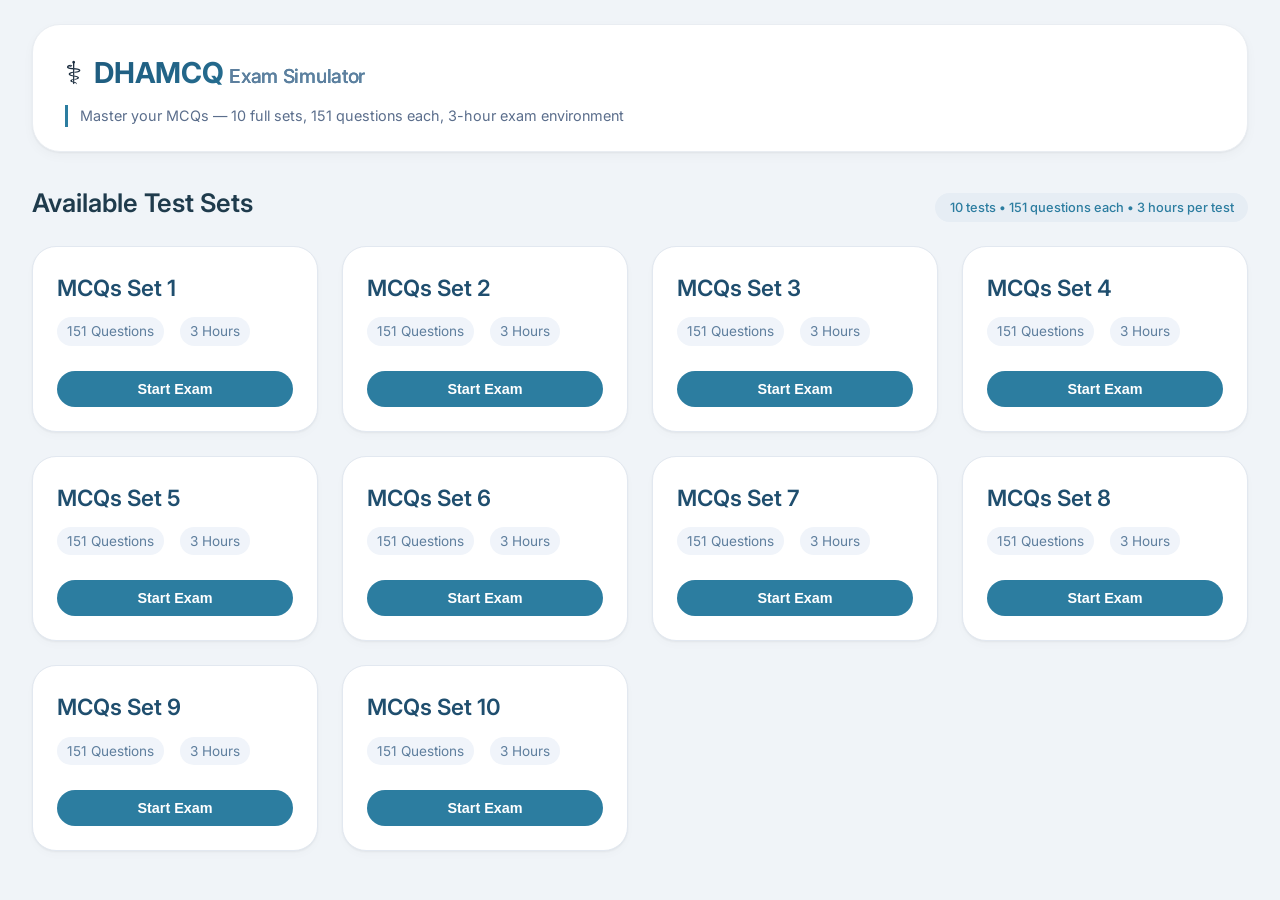
<file: index.html>
<!DOCTYPE html>
<html lang="en">
<head>
    <meta charset="UTF-8">
    <meta name="viewport" content="width=device-width, initial-scale=1.0, maximum-scale=1.0, user-scalable=yes, viewport-fit=cover">
    <title>DHAMCQ Exam Simulator | Professional Quiz Platform</title>
    <link href="https://fonts.googleapis.com/css2?family=Inter:opsz,wght@14..32,300;14..32,400;14..32,500;14..32,600;14..32,700&display=swap" rel="stylesheet">
    <link rel="stylesheet" href="style.css">
</head>
<body>

<div class="app-container">
    <!-- Header / Brand -->
    <header class="quiz-header">
        <div class="logo-area">
            <span class="logo-icon"></span>
            <h1>DHAMCQ <span>Exam Simulator</span></h1>
        </div>
        <p class="tagline">Master your MCQs — 10 full sets, 151 questions each, 3-hour exam environment</p>
    </header>

    <!-- Dashboard: List of Test Cards -->
    <main class="dashboard-view">
        <div class="section-title">
            <h2>Available Test Sets</h2>
            <span class="badge-info">10 tests • 151 questions each • 3 hours per test</span>
        </div>
        <div class="tests-grid" id="tests-grid">
            <!-- dynamic cards from JS -->
            <div class="loading-cards">Loading test sets...</div>
        </div>
    </main>
</div>

<script src="script.js"></script>
</body>
</html>
</file>
<file: style.css>
/* style.css - Professional, clean, modern design for DHAMCQ Simulator - FULLY RESPONSIVE */
* {
    margin: 0;
    padding: 0;
    box-sizing: border-box;
}

body {
    font-family: 'Inter', system-ui, -apple-system, 'Segoe UI', Roboto, sans-serif;
    background: #f0f4f8;
    color: #1a2c3e;
    line-height: 1.5;
}

.app-container {
    max-width: 1440px;
    margin: 0 auto;
    padding: 1.5rem 2rem;
}

/* Icon styles */
.icon-arrow-left::before {
    content: "←";
    margin-right: 4px;
}

.icon-reset::before {
    content: "↻";
    margin-right: 4px;
    font-weight: bold;
}

/* Header */
.quiz-header {
    background: white;
    border-radius: 28px;
    padding: 1.5rem 2rem;
    margin-bottom: 2rem;
    box-shadow: 0 4px 12px rgba(0, 0, 0, 0.03), 0 1px 2px rgba(0, 0, 0, 0.05);
    border: 1px solid #e9edf2;
}

.logo-area {
    display: flex;
    align-items: center;
    gap: 12px;
    flex-wrap: wrap;
}

.logo-icon::before {
    content: "⚕";
    font-size: 2rem;
}

.logo-area h1 {
    font-size: 1.8rem;
    font-weight: 700;
    background: linear-gradient(135deg, #1e5a7d, #2c7da0);
    background-clip: text;
    -webkit-background-clip: text;
    color: transparent;
    letter-spacing: -0.3px;
}

.logo-area h1 span {
    font-weight: 500;
    background: none;
    color: #5f7f9e;
    font-size: 1.2rem;
}

.tagline {
    color: #5b6e8c;
    margin-top: 8px;
    font-size: 0.9rem;
    border-left: 3px solid #2c7da0;
    padding-left: 12px;
}

/* Dashboard */
.dashboard-view {
    animation: fadeIn 0.25s ease;
}

.section-title {
    display: flex;
    justify-content: space-between;
    align-items: baseline;
    flex-wrap: wrap;
    margin-bottom: 1.5rem;
    gap: 1rem;
}

.section-title h2 {
    font-weight: 600;
    font-size: 1.6rem;
    color: #1f3b4c;
}

.badge-info {
    background: #e6edf4;
    padding: 0.3rem 0.9rem;
    border-radius: 40px;
    font-size: 0.8rem;
    font-weight: 500;
    color: #2c7da0;
}

.tests-grid {
    display: grid;
    grid-template-columns: repeat(auto-fill, minmax(280px, 1fr));
    gap: 1.5rem;
}

.loading-cards {
    grid-column: 1 / -1;
    text-align: center;
    padding: 3rem;
    color: #5f7f9e;
    font-size: 1.1rem;
}

.test-card {
    background: white;
    border-radius: 24px;
    padding: 1.5rem;
    transition: all 0.2s;
    box-shadow: 0 4px 10px rgba(0, 0, 0, 0.02), 0 1px 2px rgba(0, 0, 0, 0.05);
    border: 1px solid #e2e8f0;
    opacity: 0;
    transform: translateY(20px);
    animation: cardFadeIn 0.4s ease forwards;
}

@keyframes cardFadeIn {
    to {
        opacity: 1;
        transform: translateY(0);
    }
}

.test-card:nth-child(1) { animation-delay: 0.05s; }
.test-card:nth-child(2) { animation-delay: 0.1s; }
.test-card:nth-child(3) { animation-delay: 0.15s; }
.test-card:nth-child(4) { animation-delay: 0.2s; }
.test-card:nth-child(5) { animation-delay: 0.25s; }
.test-card:nth-child(6) { animation-delay: 0.3s; }
.test-card:nth-child(7) { animation-delay: 0.35s; }
.test-card:nth-child(8) { animation-delay: 0.4s; }
.test-card:nth-child(9) { animation-delay: 0.45s; }
.test-card:nth-child(10) { animation-delay: 0.5s; }

.test-card:hover {
    transform: translateY(-4px);
    box-shadow: 0 20px 25px -12px rgba(0, 0, 0, 0.1);
    border-color: #cbdde9;
}

.test-card h3 {
    font-size: 1.4rem;
    font-weight: 600;
    margin-bottom: 0.5rem;
    color: #1f4e6e;
}

.test-meta {
    display: flex;
    gap: 1rem;
    margin: 0.8rem 0;
    font-size: 0.85rem;
    color: #5f7f9e;
    flex-wrap: wrap;
}

.test-meta span {
    background: #f0f4fa;
    padding: 4px 10px;
    border-radius: 30px;
}

.start-test-btn {
    background: #2c7da0;
    border: none;
    color: white;
    font-weight: 600;
    padding: 10px 20px;
    border-radius: 40px;
    margin-top: 12px;
    width: 100%;
    font-size: 0.9rem;
    cursor: pointer;
    transition: 0.2s;
}

.start-test-btn:hover {
    background: #1f5e7a;
    transform: scale(0.98);
}

/* Exam View Styles */
.exam-page-container {
    padding: 1rem 2rem;
}

.exam-header {
    display: flex;
    justify-content: space-between;
    align-items: center;
    flex-wrap: wrap;
    background: white;
    border-radius: 24px;
    padding: 1rem 1.8rem;
    margin-bottom: 1.8rem;
    border: 1px solid #e2edf2;
    gap: 1rem;
}

.exam-title-section {
    display: flex;
    align-items: center;
    gap: 1.2rem;
    flex-wrap: wrap;
}

.header-right-section {
    display: flex;
    align-items: center;
    gap: 1rem;
    flex-wrap: wrap;
}

.back-btn, #backToDashboardLink {
    background: none;
    border: 1px solid #cbdde6;
    padding: 6px 16px;
    border-radius: 40px;
    font-weight: 500;
    cursor: pointer;
    color: #2c7da0;
    transition: 0.2s;
    text-decoration: none;
    font-size: 0.9rem;
    display: inline-flex;
    align-items: center;
    gap: 4px;
}

.back-btn:hover, #backToDashboardLink:hover {
    background: #eef3fc;
}

.timer-card {
    background: #1f3b4c;
    padding: 0.5rem 1.4rem;
    border-radius: 48px;
    color: white;
    font-weight: 600;
    display: flex;
    align-items: baseline;
    box-shadow: 0 2px 6px rgba(0,0,0,0.1);
}

#timeValue {
    font-size: 1.6rem;
    font-family: monospace;
    letter-spacing: 1px;
}

/* Hamburger Menu Button */
.hamburger-btn {
    display: none;
    flex-direction: column;
    justify-content: space-between;
    width: 30px;
    height: 22px;
    background: none;
    border: none;
    cursor: pointer;
    padding: 0;
}

.hamburger-line {
    width: 100%;
    height: 3px;
    background: #1f3b4c;
    border-radius: 3px;
    transition: all 0.3s ease;
}

/* Mobile Menu Overlay */
.mobile-menu-overlay {
    position: fixed;
    top: 0;
    right: -100%;
    width: 80%;
    max-width: 320px;
    height: 100%;
    background: white;
    box-shadow: -2px 0 20px rgba(0, 0, 0, 0.15);
    z-index: 1000;
    transition: right 0.3s ease;
    overflow-y: auto;
}

.mobile-menu-overlay.active {
    right: 0;
}

.mobile-menu-content {
    padding: 1.5rem;
}

.mobile-menu-header {
    display: flex;
    justify-content: space-between;
    align-items: center;
    margin-bottom: 2rem;
    padding-bottom: 1rem;
    border-bottom: 2px solid #e2edf2;
}

.mobile-menu-header h3 {
    font-size: 1.4rem;
    color: #1f3b4c;
}

.close-menu-btn {
    background: none;
    border: none;
    font-size: 1.5rem;
    cursor: pointer;
    color: #5f7f9e;
    padding: 0.5rem;
}

.mobile-menu-items {
    display: flex;
    flex-direction: column;
    gap: 1.5rem;
}

.mobile-menu-stats {
    display: flex;
    justify-content: space-between;
    gap: 1rem;
    background: #f8fafd;
    padding: 1rem;
    border-radius: 16px;
}

.mobile-stat {
    text-align: center;
    flex: 1;
}

.mobile-stat .stat-label {
    display: block;
    font-size: 0.75rem;
    color: #5f7f9e;
    margin-bottom: 0.5rem;
}

.mobile-stat .stat-value {
    display: block;
    font-size: 1.5rem;
    font-weight: 700;
    color: #1f3b4c;
}

.mobile-reset-btn, .mobile-submit-btn {
    padding: 14px;
    border: none;
    border-radius: 40px;
    font-weight: 600;
    font-size: 1rem;
    cursor: pointer;
    transition: 0.2s;
}

.mobile-reset-btn {
    background: #f39c12;
    color: white;
}

.mobile-submit-btn {
    background: #e74c3c;
    color: white;
}

.mobile-reset-btn:hover, .mobile-submit-btn:hover {
    transform: scale(0.98);
}

/* Overlay background */
.menu-overlay-bg {
    position: fixed;
    top: 0;
    left: 0;
    width: 100%;
    height: 100%;
    background: rgba(0, 0, 0, 0.5);
    z-index: 999;
    display: none;
}

.menu-overlay-bg.active {
    display: block;
}

.submit-header-btn {
    background: #e74c3c;
    border: none;
    color: white;
    font-weight: 600;
    padding: 10px 20px;
    border-radius: 40px;
    font-size: 0.9rem;
    cursor: pointer;
    transition: 0.2s;
    white-space: nowrap;
}

.submit-header-btn:hover {
    background: #c0392b;
    transform: scale(0.98);
}

.exam-layout {
    display: flex;
    gap: 1.8rem;
    flex-wrap: wrap;
}

.question-panel {
    flex: 2;
    min-width: 280px;
    background: white;
    border-radius: 28px;
    padding: 1.8rem;
    box-shadow: 0 4px 14px rgba(0, 0, 0, 0.02);
    border: 1px solid #e2edf2;
}

.navigator-panel {
    flex: 1.2;
    min-width: 260px;
    background: white;
    border-radius: 28px;
    padding: 1.5rem;
    border: 1px solid #e2edf2;
    height: fit-content;
    position: sticky;
    top: 1rem;
}

.question-header {
    display: flex;
    justify-content: space-between;
    margin-bottom: 1.2rem;
    padding-bottom: 0.7rem;
    border-bottom: 2px solid #e9f0f5;
    flex-wrap: wrap;
    gap: 0.5rem;
}

.q-num {
    font-weight: 700;
    font-size: 1.2rem;
    background: #eef2f7;
    padding: 4px 12px;
    border-radius: 40px;
}

.q-status-badge {
    font-size: 0.75rem;
    background: #f1f5f9;
    padding: 4px 12px;
    border-radius: 30px;
    font-weight: 500;
}

.question-text {
    font-size: 1.2rem;
    font-weight: 500;
    margin: 1.2rem 0 1.6rem;
    line-height: 1.5;
    color: #1f3b4c;
    word-wrap: break-word;
}

.options-list {
    display: flex;
    flex-direction: column;
    gap: 0.9rem;
    margin: 1.2rem 0;
}

.option-item {
    display: flex;
    align-items: center;
    gap: 14px;
    background: #fafcff;
    border: 1px solid #e2eaf0;
    border-radius: 18px;
    padding: 12px 18px;
    transition: 0.1s;
    cursor: pointer;
}

.option-item:hover {
    background: #f2f8ff;
    border-color: #bdd4e4;
}

.option-radio {
    width: 20px;
    height: 20px;
    accent-color: #2c7da0;
    cursor: pointer;
    flex-shrink: 0;
}

.option-text {
    font-size: 0.98rem;
    font-weight: 450;
    color: #1f3f55;
    cursor: pointer;
    flex: 1;
    word-wrap: break-word;
}

.action-buttons {
    display: flex;
    gap: 1rem;
    margin: 2rem 0 1rem;
    flex-wrap: wrap;
}

.primary-btn, .secondary-btn {
    border: none;
    padding: 12px 20px;
    border-radius: 40px;
    font-weight: 600;
    font-size: 0.9rem;
    cursor: pointer;
    transition: 0.2s;
}

.primary-btn {
    background: #2c7da0;
    color: white;
    flex: 2;
}

.primary-btn:hover {
    background: #1f6786;
}

.secondary-btn {
    background: #f0f4fa;
    color: #3a6e8c;
    border: 1px solid #d4e0e8;
    flex: 1;
}

.secondary-btn:hover {
    background: #e6edf5;
}

.nav-buttons {
    display: flex;
    justify-content: space-between;
    gap: 12px;
    margin-top: 0.8rem;
}

.nav-icon-btn {
    background: white;
    border: 1px solid #cbdbe0;
    padding: 10px 0;
    border-radius: 60px;
    flex: 1;
    font-weight: 500;
    cursor: pointer;
    transition: 0.2s;
}

.nav-icon-btn:hover {
    background: #eef2f7;
}

/* Navigator Grid */
.stats-summary {
    display: flex;
    justify-content: space-between;
    background: #f8fafd;
    padding: 12px;
    border-radius: 20px;
    margin-bottom: 1.5rem;
    font-size: 0.8rem;
    font-weight: 500;
    flex-wrap: wrap;
    gap: 0.5rem;
}

.stat-item {
    display: flex;
    align-items: center;
    gap: 8px;
}

.stat-dot {
    width: 12px;
    height: 12px;
    border-radius: 12px;
    display: inline-block;
}

.answered-dot {
    background: #2ecc71;
    box-shadow: 0 0 0 1px #d0f0dc;
}

.not-answered-dot {
    background: #e2e8f0;
}

.current-dot {
    background: #2c7da0;
}

.questions-grid {
    display: grid;
    grid-template-columns: repeat(5, 1fr);
    gap: 10px;
    margin-bottom: 1.8rem;
    max-height: 480px;
    overflow-y: auto;
    padding-right: 5px;
}

.q-nav-btn {
    background: #f1f5f9;
    border: 1px solid #e2e8f0;
    border-radius: 14px;
    padding: 10px 0;
    font-weight: 600;
    font-size: 0.85rem;
    text-align: center;
    cursor: pointer;
    transition: all 0.1s;
    color: #1f4e6e;
}

.q-nav-btn.answered {
    background: #d4f0e0;
    border-color: #9fd3b0;
    color: #146b3a;
}

.q-nav-btn.current {
    background: #2c7da0;
    color: white;
    border-color: #2c7da0;
    box-shadow: 0 2px 8px rgba(44,125,160,0.3);
}

.q-nav-btn:hover {
    background: #e2ebf3;
    transform: scale(0.97);
}

/* Review Section Styles */
.review-section {
    background: white;
    border-radius: 28px;
    padding: 2rem;
    margin-top: 2rem;
    animation: fadeSlide 0.3s;
}

.review-header {
    display: flex;
    justify-content: space-between;
    align-items: center;
    margin-bottom: 2rem;
    padding-bottom: 1rem;
    border-bottom: 2px solid #e2edf2;
    flex-wrap: wrap;
    gap: 1rem;
}

.review-header h2 {
    font-size: 1.8rem;
    color: #1f3b4c;
}

.review-stats {
    display: grid;
    grid-template-columns: repeat(auto-fit, minmax(150px, 1fr));
    gap: 1rem;
    margin-bottom: 2rem;
}

.review-stat-card {
    background: #f8fafd;
    border-radius: 20px;
    padding: 1rem 1.5rem;
    text-align: center;
    border: 1px solid #e2edf2;
}

.review-stat-card.correct-stat {
    background: #e8f8f0;
    border-color: #2ecc71;
}

.review-stat-card.wrong-stat {
    background: #fee8e8;
    border-color: #e74c3c;
}

.review-stat-card.skipped-stat {
    background: #fff3e0;
    border-color: #f39c12;
}

.review-stat-label {
    display: block;
    font-size: 0.8rem;
    color: #5f7f9e;
    margin-bottom: 0.5rem;
}

.review-stat-value {
    display: block;
    font-size: 2rem;
    font-weight: 700;
    color: #1f3b4c;
}

/* Review Tabs */
.review-tabs {
    display: flex;
    gap: 1rem;
    margin-bottom: 1.5rem;
    border-bottom: 2px solid #e2edf2;
    padding-bottom: 0.5rem;
    flex-wrap: wrap;
}

.review-tab {
    background: none;
    border: none;
    padding: 0.5rem 1.5rem;
    font-size: 0.9rem;
    font-weight: 500;
    color: #5f7f9e;
    cursor: pointer;
    transition: 0.2s;
    border-radius: 20px;
}

.review-tab:hover {
    background: #f0f4fa;
    color: #2c7da0;
}

.review-tab.active {
    background: #2c7da0;
    color: white;
}

.review-questions {
    display: flex;
    flex-direction: column;
    gap: 1.5rem;
    max-height: 600px;
    overflow-y: auto;
    padding-right: 1rem;
}

.review-question-item {
    background: #fafcff;
    border: 1px solid #e2eaf0;
    border-radius: 20px;
    padding: 1.5rem;
}

.review-question-item.hidden {
    display: none;
}

.review-question-text {
    font-weight: 600;
    font-size: 1rem;
    margin-bottom: 1rem;
    color: #1f3b4c;
    word-wrap: break-word;
}

.review-status-icon {
    display: inline-block;
    width: 24px;
    font-weight: bold;
}

.review-status-icon.correct {
    color: #27ae60;
}

.review-status-icon.wrong {
    color: #e74c3c;
}

.review-status-icon.skipped {
    color: #f39c12;
}

.review-answer-area {
    padding-left: 1rem;
    border-left: 3px solid #e2eaf0;
}

.review-user-answer {
    padding: 0.5rem 0;
    font-size: 0.9rem;
    word-wrap: break-word;
}

.review-user-answer.correct {
    color: #27ae60;
    background: #e8f8f0;
    padding: 0.5rem 1rem;
    border-radius: 12px;
    margin: 0.5rem 0;
}

.review-user-answer.wrong {
    color: #e74c3c;
    background: #fee8e8;
    padding: 0.5rem 1rem;
    border-radius: 12px;
    margin: 0.5rem 0;
}

.review-user-answer.skipped {
    color: #f39c12;
    background: #fff3e0;
    padding: 0.5rem 1rem;
    border-radius: 12px;
    margin: 0.5rem 0;
}

.review-correct-answer {
    padding: 0.5rem 0;
    font-size: 0.9rem;
    color: #27ae60;
    font-weight: 500;
    background: #e8f8f0;
    padding: 0.5rem 1rem;
    border-radius: 12px;
    margin: 0.5rem 0;
    word-wrap: break-word;
}

@keyframes fadeIn {
    from { opacity: 0; transform: translateY(5px);}
    to { opacity: 1; transform: translateY(0);}
}

@keyframes fadeSlide {
    from { opacity: 0; transform: translateY(-8px);}
    to { opacity: 1; transform: translateY(0);}
}

/* ============================================ */
/* RESPONSIVE DESIGN FOR MOBILE DEVICES */
/* ============================================ */

/* Tablet Devices (768px and below) */
@media (max-width: 768px) {
    .app-container {
        padding: 1rem;
    }
    
    .quiz-header {
        padding: 1rem 1.5rem;
    }
    
    .logo-area h1 {
        font-size: 1.4rem;
    }
    
    .logo-area h1 span {
        font-size: 1rem;
    }
    
    .tagline {
        font-size: 0.8rem;
    }
    
    .section-title h2 {
        font-size: 1.3rem;
    }
    
    .badge-info {
        font-size: 0.7rem;
    }
    
    .tests-grid {
        grid-template-columns: repeat(auto-fill, minmax(250px, 1fr));
        gap: 1rem;
    }
    
    .test-card {
        padding: 1.2rem;
    }
    
    .test-card h3 {
        font-size: 1.2rem;
    }
    
    /* Exam page mobile */
    .exam-page-container {
        padding: 0.5rem;
    }
    
    .exam-header {
        padding: 0.8rem 1rem;
        flex-wrap: wrap;
    }
    
    .exam-title-section {
        flex: 1;
    }
    
    .header-right-section {
        display: flex;
        align-items: center;
        gap: 0.8rem;
    }
    
    /* Hide desktop reset button on mobile */
    .reset-header-btn {
        display: none;
    }
    
    /* Show hamburger button on mobile */
    .hamburger-btn {
        display: flex;
    }
    
    .timer-card {
        padding: 0.4rem 1rem;
    }
    
    .timer-label {
        display: none;
    }
    
    #timeValue {
        font-size: 1.2rem;
    }
    
    .submit-header-btn {
        padding: 8px 16px;
        font-size: 0.85rem;
    }
    
    .exam-layout {
        flex-direction: column;
        gap: 1rem;
    }
    
    .question-panel {
        padding: 1.2rem;
        min-width: auto;
    }
    
    .navigator-panel {
        position: static;
        min-width: auto;
    }
    
    .question-text {
        font-size: 1rem;
    }
    
    .option-text {
        font-size: 0.9rem;
    }
    
    .questions-grid {
        grid-template-columns: repeat(6, 1fr);
        gap: 8px;
        max-height: 350px;
    }
    
    .q-nav-btn {
        padding: 8px 0;
        font-size: 0.75rem;
    }
    
    .action-buttons {
        flex-direction: column;
    }
    
    .primary-btn, .secondary-btn {
        width: 100%;
    }
    
    /* Review section mobile */
    .review-section {
        padding: 1rem;
    }
    
    .review-header h2 {
        font-size: 1.4rem;
    }
    
    .review-stats {
        grid-template-columns: repeat(2, 1fr);
        gap: 0.8rem;
    }
    
    .review-stat-card {
        padding: 0.8rem 1rem;
    }
    
    .review-stat-value {
        font-size: 1.5rem;
    }
    
    .review-tabs {
        gap: 0.5rem;
    }
    
    .review-tab {
        padding: 0.4rem 1rem;
        font-size: 0.8rem;
    }
    
    .review-question-item {
        padding: 1rem;
    }
    
    .review-question-text {
        font-size: 0.9rem;
    }
    
    .review-answer-area {
        padding-left: 0.5rem;
    }
    
    .review-user-answer, .review-correct-answer {
        font-size: 0.85rem;
    }
}

/* Mobile Devices (480px and below) */
@media (max-width: 480px) {
    .app-container {
        padding: 0.8rem;
    }
    
    .quiz-header {
        padding: 0.8rem 1rem;
        border-radius: 20px;
    }
    
    .logo-area {
        gap: 8px;
    }
    
    .logo-icon::before {
        font-size: 1.5rem;
    }
    
    .logo-area h1 {
        font-size: 1.2rem;
    }
    
    .logo-area h1 span {
        font-size: 0.9rem;
    }
    
    .tagline {
        font-size: 0.7rem;
        margin-top: 6px;
    }
    
    .section-title {
        flex-direction: column;
        gap: 0.5rem;
    }
    
    .section-title h2 {
        font-size: 1.2rem;
    }
    
    .tests-grid {
        grid-template-columns: 1fr;
        gap: 0.8rem;
    }
    
    .test-card {
        padding: 1rem;
    }
    
    .test-card h3 {
        font-size: 1.1rem;
    }
    
    .test-meta {
        font-size: 0.75rem;
        gap: 0.5rem;
    }
    
    .test-meta span {
        padding: 3px 8px;
    }
    
    .start-test-btn {
        padding: 8px 16px;
        font-size: 0.85rem;
    }
    
    /* Exam page small mobile */
    .exam-title-section {
        flex-direction: column;
        align-items: flex-start;
        width: 100%;
    }
    
    .back-btn, #backToDashboardLink {
        width: 100%;
        text-align: center;
        justify-content: center;
    }
    
    #examSetTitle {
        font-size: 1.2rem;
    }
    
    .header-right-section {
        width: 100%;
        justify-content: space-between;
    }
    
    .timer-card {
        flex: 1;
        justify-content: center;
    }
    
    .question-panel {
        padding: 1rem;
        border-radius: 20px;
    }
    
    .q-num {
        font-size: 1rem;
        padding: 3px 10px;
    }
    
    .q-status-badge {
        font-size: 0.7rem;
        padding: 3px 10px;
    }
    
    .question-text {
        font-size: 0.95rem;
        margin: 1rem 0;
    }
    
    .option-item {
        padding: 10px 14px;
        gap: 10px;
    }
    
    .option-radio {
        width: 18px;
        height: 18px;
    }
    
    .option-text {
        font-size: 0.85rem;
    }
    
    .nav-buttons {
        gap: 8px;
    }
    
    .nav-icon-btn {
        padding: 8px 0;
        font-size: 0.85rem;
    }
    
    .stats-summary {
        font-size: 0.7rem;
        padding: 8px;
    }
    
    .questions-grid {
        grid-template-columns: repeat(5, 1fr);
        gap: 6px;
        max-height: 300px;
    }
    
    .q-nav-btn {
        padding: 6px 0;
        font-size: 0.7rem;
        border-radius: 10px;
    }
    
    /* Review section small mobile */
    .review-section {
        padding: 0.8rem;
        border-radius: 20px;
    }
    
    .review-header {
        flex-direction: column;
        align-items: stretch;
        gap: 0.8rem;
    }
    
    .review-header h2 {
        font-size: 1.2rem;
        text-align: center;
    }
    
    .review-stats {
        grid-template-columns: repeat(2, 1fr);
        gap: 0.6rem;
    }
    
    .review-stat-card {
        padding: 0.6rem 0.8rem;
    }
    
    .review-stat-label {
        font-size: 0.7rem;
    }
    
    .review-stat-value {
        font-size: 1.2rem;
    }
    
    .review-tabs {
        gap: 0.3rem;
    }
    
    .review-tab {
        padding: 0.3rem 0.8rem;
        font-size: 0.7rem;
    }
    
    .review-question-item {
        padding: 0.8rem;
        border-radius: 16px;
    }
    
    .review-question-text {
        font-size: 0.85rem;
    }
    
    .review-status-icon {
        width: 20px;
        font-size: 0.9rem;
    }
    
    .review-answer-area {
        padding-left: 0.3rem;
    }
    
    .review-user-answer, .review-correct-answer {
        font-size: 0.8rem;
        padding: 0.4rem 0.8rem;
    }
}

/* Extra Small Devices (375px and below) */
@media (max-width: 375px) {
    .questions-grid {
        grid-template-columns: repeat(4, 1fr);
    }
    
    .review-stats {
        grid-template-columns: 1fr;
    }
    
    .review-tabs {
        flex-direction: column;
    }
    
    .review-tab {
        width: 100%;
        text-align: center;
    }
}

/* Touch-friendly adjustments for mobile */
@media (hover: none) and (pointer: coarse) {
    button, 
    .q-nav-btn,
    .option-item,
    .start-test-btn,
    .submit-header-btn,
    .back-btn,
    .review-tab,
    .mobile-reset-btn,
    .mobile-submit-btn {
        cursor: pointer;
        -webkit-tap-highlight-color: transparent;
    }
    
    button:active,
    .q-nav-btn:active,
    .option-item:active,
    .start-test-btn:active {
        transform: scale(0.97);
        transition: transform 0.05s;
    }
    
    .option-item {
        padding: 14px 18px;
    }
    
    .option-radio {
        width: 22px;
        height: 22px;
    }
    
    .q-nav-btn {
        padding: 10px 0;
    }
}

/* Comparison Panel Styles */
.review-layout {
    display: flex;
    gap: 2rem;
    flex-wrap: wrap;
}

.review-main {
    flex: 2;
    min-width: 280px;
}

.review-comparison {
    flex: 1;
    min-width: 260px;
    background: #f8fafd;
    border-radius: 20px;
    padding: 1.5rem;
    border: 1px solid #e2edf2;
    height: fit-content;
    position: sticky;
    top: 1rem;
}

.comparison-header {
    margin-bottom: 1rem;
    padding-bottom: 0.5rem;
    border-bottom: 2px solid #e2edf2;
}

.comparison-header h3 {
    font-size: 1.1rem;
    color: #1f3b4c;
}

.comparison-list {
    display: flex;
    flex-direction: column;
    gap: 0.8rem;
    max-height: 400px;
    overflow-y: auto;
}

.comparison-item {
    background: white;
    border-radius: 12px;
    padding: 0.8rem;
    border: 1px solid #e2eaf0;
    transition: all 0.2s;
}

.comparison-item:hover {
    transform: translateX(-4px);
    box-shadow: 0 2px 8px rgba(0,0,0,0.1);
}

.comparison-item.current {
    background: #e8f8f0;
    border-color: #2ecc71;
}

.comparison-date {
    font-size: 0.7rem;
    color: #5f7f9e;
    margin-bottom: 0.3rem;
}

.comparison-score {
    font-size: 0.9rem;
    font-weight: 600;
    color: #1f3b4c;
    margin-bottom: 0.3rem;
}

.comparison-percentage {
    font-size: 0.8rem;
    color: #2c7da0;
}

.comparison-badge {
    display: inline-block;
    padding: 0.2rem 0.5rem;
    border-radius: 20px;
    font-size: 0.7rem;
    font-weight: 600;
    margin-top: 0.3rem;
}

.comparison-badge.improved {
    background: #d4f0e0;
    color: #27ae60;
}

.comparison-badge.declined {
    background: #fee8e8;
    color: #e74c3c;
}

.comparison-badge.same {
    background: #e2e8f0;
    color: #5f7f9e;
}

.section-title-small {
    font-size: 0.9rem;
    font-weight: 600;
    color: #1f3b4c;
    margin-bottom: 0.8rem;
    padding-bottom: 0.3rem;
    border-bottom: 1px solid #e2edf2;
}

/* Mobile Comparison Styles */
.mobile-previous-results {
    background: #f8fafd;
    border-radius: 16px;
    padding: 1rem;
    margin: 0.5rem 0;
}

.mobile-previous-results .comparison-list {
    max-height: 200px;
}

.mobile-previous-results .comparison-item {
    padding: 0.6rem;
}

.mobile-previous-results .comparison-date {
    font-size: 0.65rem;
}

.mobile-previous-results .comparison-score {
    font-size: 0.85rem;
}

@media (max-width: 768px) {
    .review-layout {
        flex-direction: column;
    }
    
    .review-comparison {
        position: static;
        margin-top: 1rem;
    }
}
</file>
